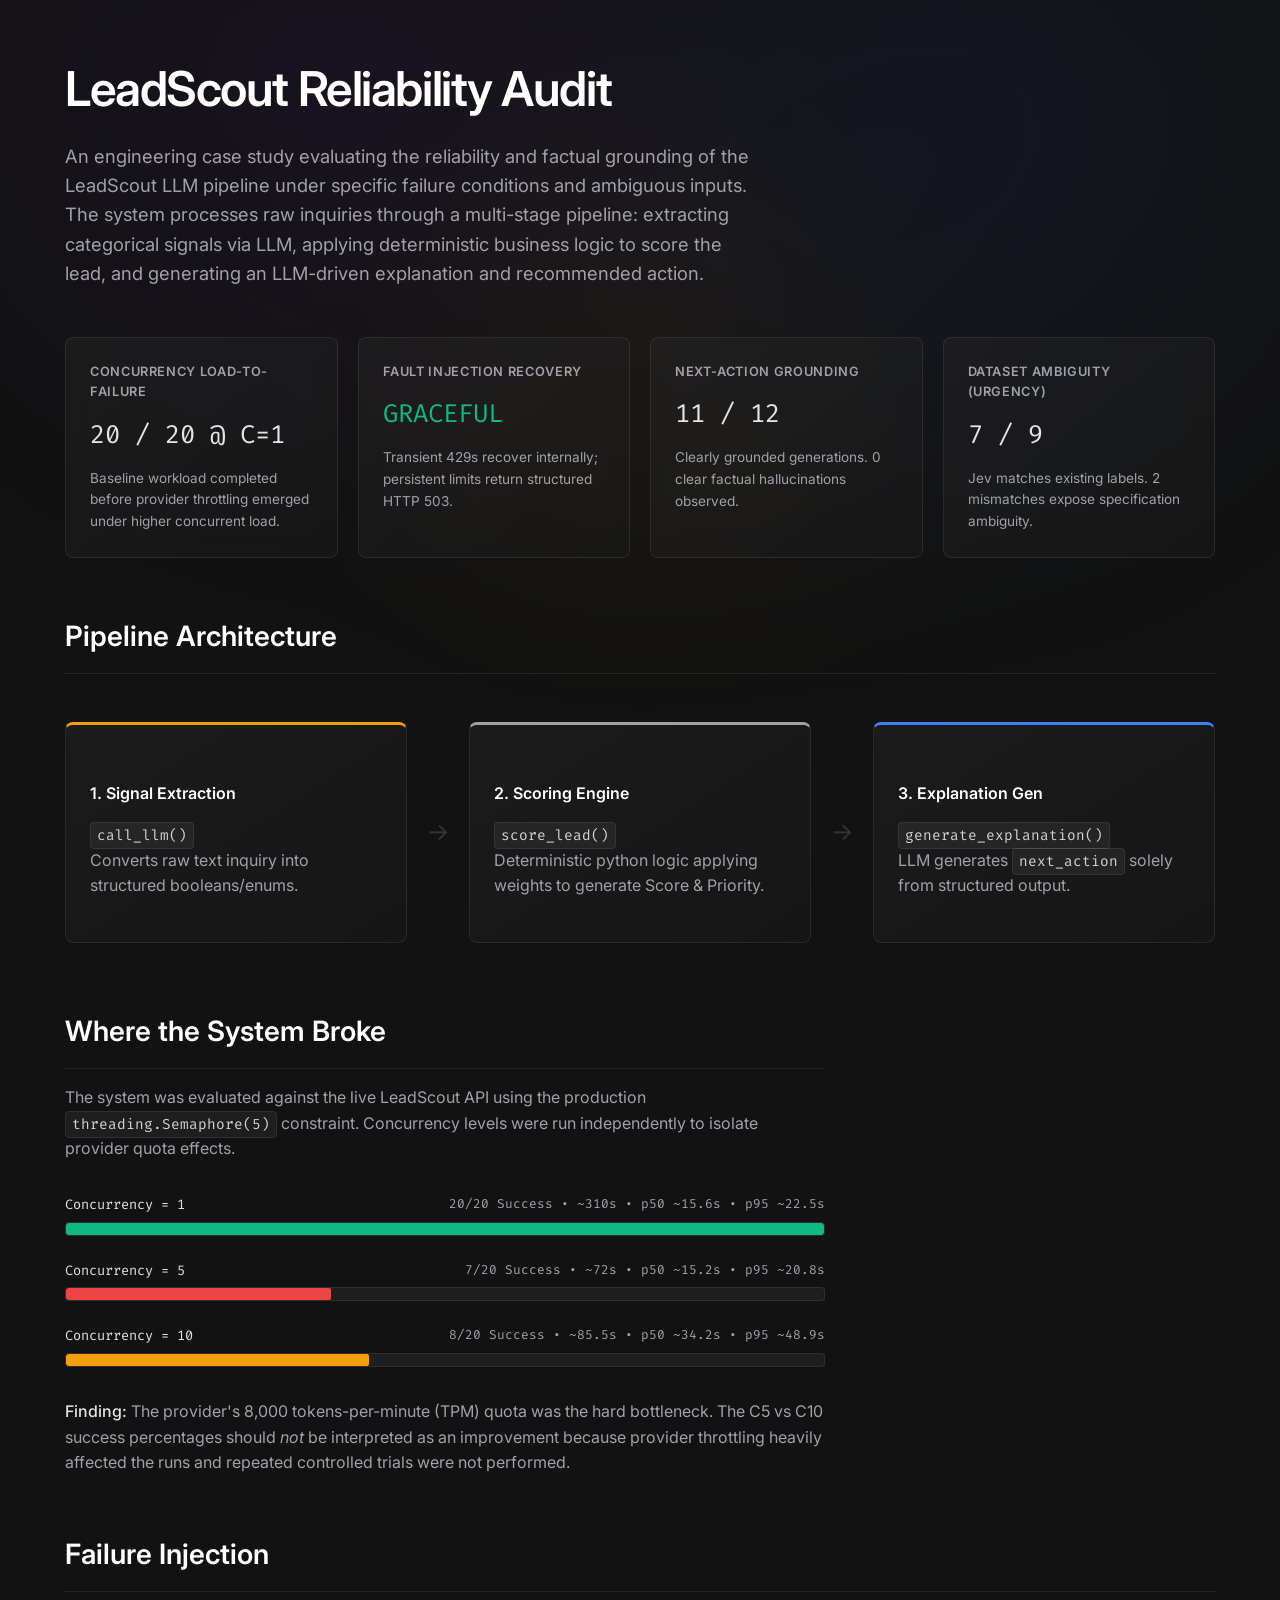
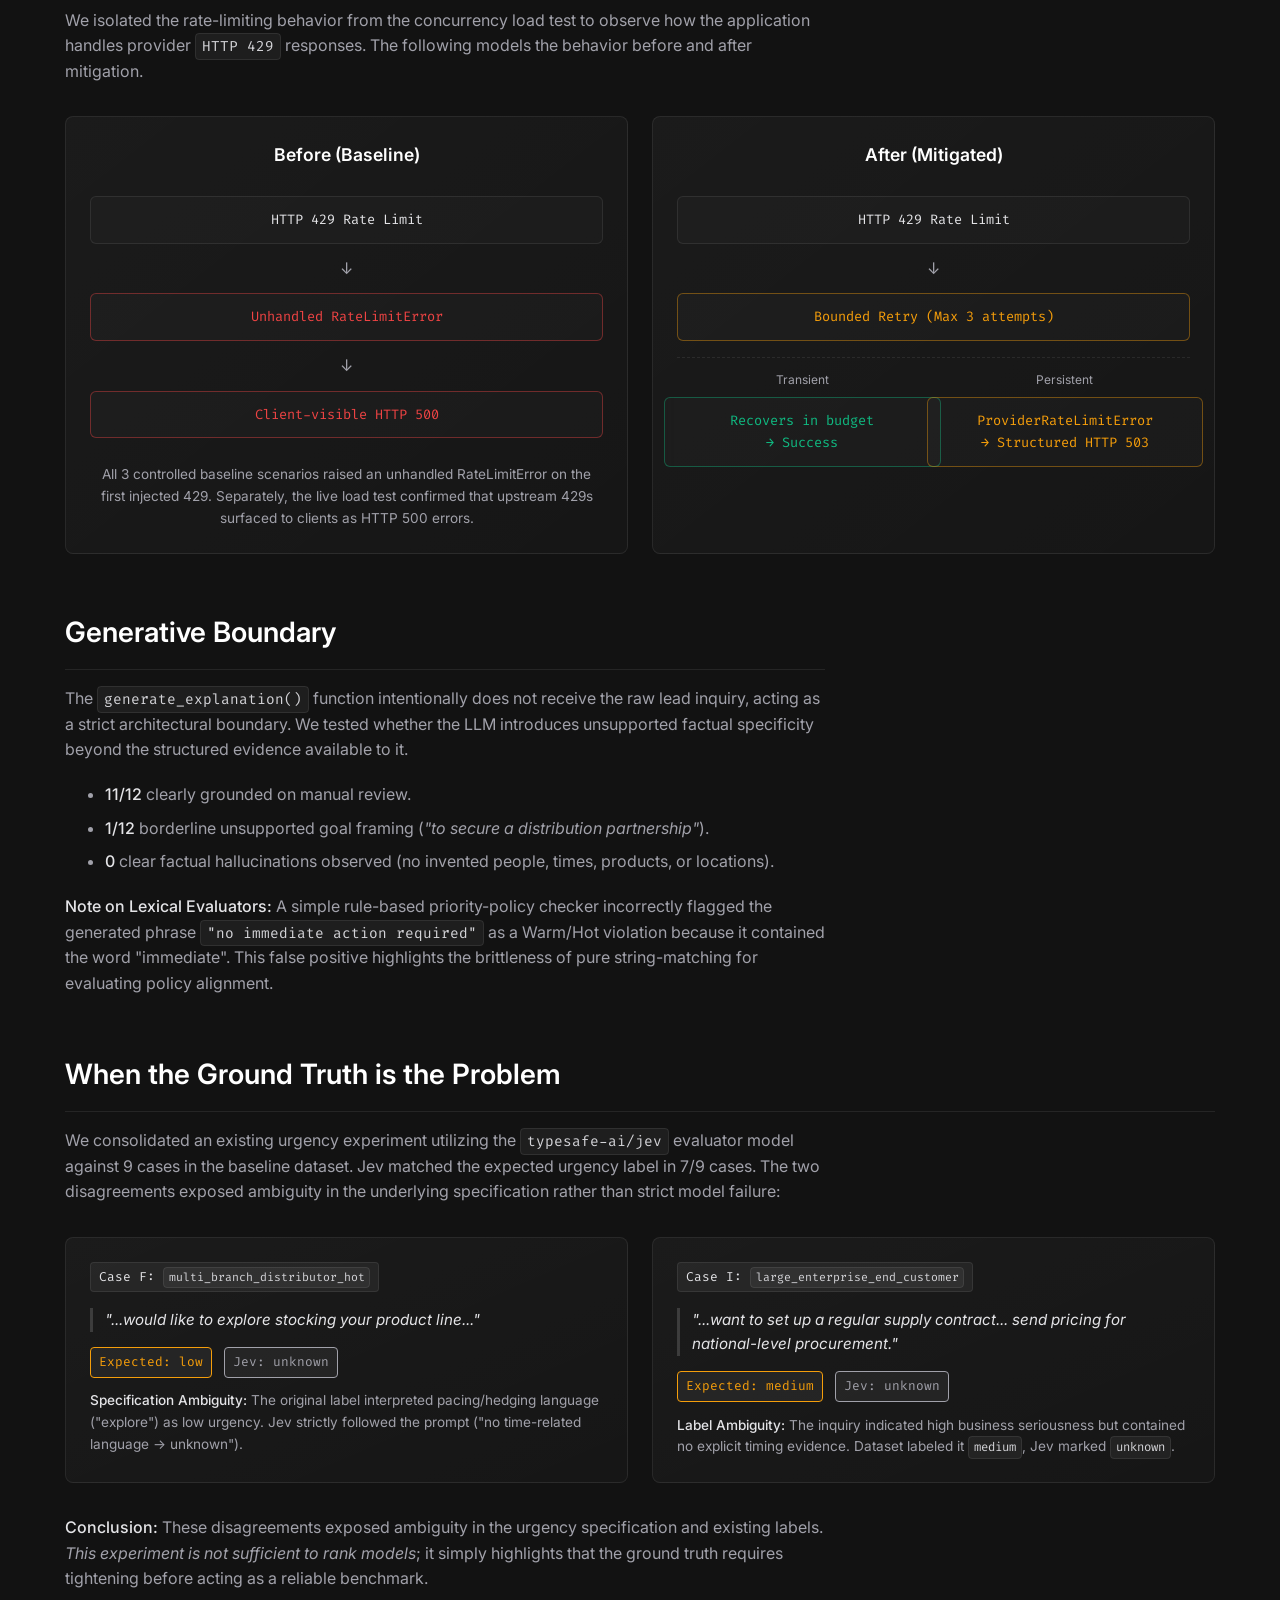
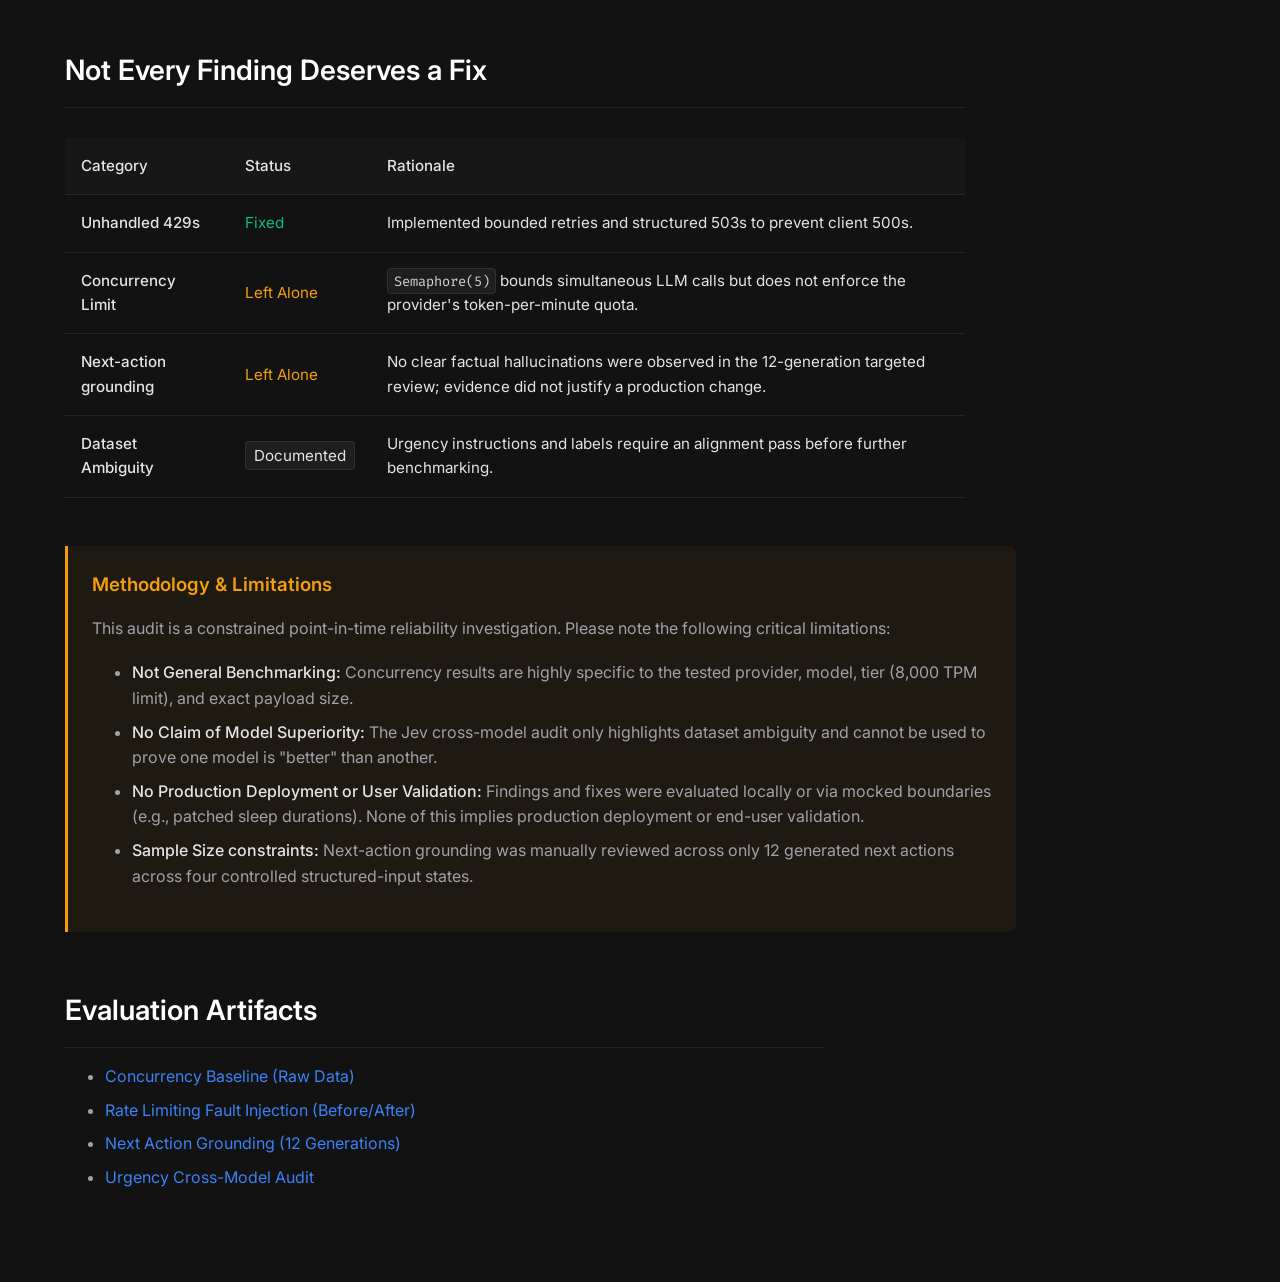
<file: docs/case-study/index.html>
<!DOCTYPE html>
<html lang="en">
<head>
    <meta charset="UTF-8">
    <meta name="viewport" content="width=device-width, initial-scale=1.0">
    <title>LeadScout Reliability Audit</title>
    <link rel="stylesheet" href="styles.css">
    <link rel="preconnect" href="https://fonts.googleapis.com">
    <link rel="preconnect" href="https://fonts.gstatic.com" crossorigin>
    <link href="https://fonts.googleapis.com/css2?family=Fira+Code:wght@400;500&family=Inter:wght@400;500;600&display=swap" rel="stylesheet">
</head>
<body>
    <div class="hero-bg"></div>
    <div class="container">
        <!-- 1. Hero -->
        <div class="prose reveal">
            <h1>LeadScout Reliability Audit</h1>
            <p class="subtitle">An engineering case study evaluating the reliability and factual grounding of the LeadScout LLM pipeline under specific failure conditions and ambiguous inputs. The system processes raw inquiries through a multi-stage pipeline: extracting categorical signals via LLM, applying deterministic business logic to score the lead, and generating an LLM-driven explanation and recommended action.</p>
        </div>

        <!-- 2. Compact evidence summary -->
        <div class="metric-grid reveal">
            <div class="glass-card metric-card">
                <h4>Concurrency Load-to-Failure</h4>
                <div class="metric-value">20 / 20 @ C=1</div>
                <p class="metric-detail">Baseline workload completed before provider throttling emerged under higher concurrent load.</p>
            </div>
            <div class="glass-card metric-card">
                <h4>Fault Injection Recovery</h4>
                <div class="metric-value"><span class="status-pass">GRACEFUL</span></div>
                <p class="metric-detail">Transient 429s recover internally; persistent limits return structured HTTP 503.</p>
            </div>
            <div class="glass-card metric-card">
                <h4>Next-Action Grounding</h4>
                <div class="metric-value">11 / 12</div>
                <p class="metric-detail">Clearly grounded generations. 0 clear factual hallucinations observed.</p>
            </div>
            <div class="glass-card metric-card">
                <h4>Dataset Ambiguity (Urgency)</h4>
                <div class="metric-value">7 / 9</div>
                <p class="metric-detail">Jev matches existing labels. 2 mismatches expose specification ambiguity.</p>
            </div>
        </div>

        <!-- 3. Visual pipeline architecture -->
        <h2 class="reveal">Pipeline Architecture</h2>
        <div class="architecture reveal">
            <div class="glass-card arch-node n1">
                <h4>1. Signal Extraction</h4>
                <p><code>call_llm()</code><br>Converts raw text inquiry into structured booleans/enums.</p>
            </div>
            <div class="arch-arrow">→</div>
            <div class="glass-card arch-node n2">
                <h4>2. Scoring Engine</h4>
                <p><code>score_lead()</code><br>Deterministic python logic applying weights to generate Score & Priority.</p>
            </div>
            <div class="arch-arrow">→</div>
            <div class="glass-card arch-node n3">
                <h4>3. Explanation Gen</h4>
                <p><code>generate_explanation()</code><br>LLM generates <code>next_action</code> solely from structured output.</p>
            </div>
        </div>

        <!-- 4. Where the system broke -->
        <div class="prose reveal">
            <h2>Where the System Broke</h2>
            <p>The system was evaluated against the live LeadScout API using the production <code>threading.Semaphore(5)</code> constraint. Concurrency levels were run independently to isolate provider quota effects.</p>
        </div>
        
        <div class="concurrency-chart reveal">
            <div class="c-row">
                <div class="c-label"><span>Concurrency = 1</span> <span class="c-stats">20/20 Success • ~310s • p50 ~15.6s • p95 ~22.5s</span></div>
                <div class="c-track"><div class="c-fill c1"></div></div>
            </div>
            <div class="c-row">
                <div class="c-label"><span>Concurrency = 5</span> <span class="c-stats">7/20 Success • ~72s • p50 ~15.2s • p95 ~20.8s</span></div>
                <div class="c-track"><div class="c-fill c5"></div></div>
            </div>
            <div class="c-row">
                <div class="c-label"><span>Concurrency = 10</span> <span class="c-stats">8/20 Success • ~85.5s • p50 ~34.2s • p95 ~48.9s</span></div>
                <div class="c-track"><div class="c-fill c10"></div></div>
            </div>
        </div>
        
        <div class="prose reveal">
            <p><strong>Finding:</strong> The provider's 8,000 tokens-per-minute (TPM) quota was the hard bottleneck. The C5 vs C10 success percentages should <em>not</em> be interpreted as an improvement because provider throttling heavily affected the runs and repeated controlled trials were not performed.</p>
        </div>

        <!-- 5. Failure injection -->
        <h2 class="reveal">Failure Injection</h2>
        <div class="prose reveal">
            <p>We isolated the rate-limiting behavior from the concurrency load test to observe how the application handles provider <code>HTTP 429</code> responses. The following models the behavior before and after mitigation.</p>
        </div>
        
        <div class="flow-grid reveal">
            <div class="glass-card flow-card">
                <h3>Before (Baseline)</h3>
                <div class="flow-step">HTTP 429 Rate Limit</div>
                <div class="flow-arrow">↓</div>
                <div class="flow-step fail-node">Unhandled RateLimitError</div>
                <div class="flow-arrow">↓</div>
                <div class="flow-step fail-node">Client-visible HTTP 500</div>
                <p class="metric-detail" style="text-align:center; margin-top:1em;">All 3 controlled baseline scenarios raised an unhandled RateLimitError on the first injected 429. Separately, the live load test confirmed that upstream 429s surfaced to clients as HTTP 500 errors.</p>
            </div>
            
            <div class="glass-card flow-card">
                <h3>After (Mitigated)</h3>
                <div class="flow-step">HTTP 429 Rate Limit</div>
                <div class="flow-arrow">↓</div>
                <div class="flow-step warn-node">Bounded Retry (Max 3 attempts)</div>
                <div class="branch">
                    <div class="branch-col">
                        <span style="font-size: 0.75rem; color: var(--text-muted); margin-bottom: 8px;">Transient</span>
                        <div class="flow-step pass-node" style="width:100%; height:100%; display:flex; align-items:center; justify-content:center; text-align:center;">Recovers in budget<br>→ Success</div>
                    </div>
                    <div class="branch-col">
                        <span style="font-size: 0.75rem; color: var(--text-muted); margin-bottom: 8px;">Persistent</span>
                        <div class="flow-step warn-node" style="width:100%; height:100%; display:flex; align-items:center; justify-content:center; text-align:center;">ProviderRateLimitError<br>→ Structured HTTP 503</div>
                    </div>
                </div>
            </div>
        </div>

        <!-- 6. Generative boundary -->
        <div class="prose reveal">
            <h2>Generative Boundary</h2>
            <p>The <code>generate_explanation()</code> function intentionally does not receive the raw lead inquiry, acting as a strict architectural boundary. We tested whether the LLM introduces unsupported factual specificity beyond the structured evidence available to it.</p>
            <ul>
                <li><strong>11/12</strong> clearly grounded on manual review.</li>
                <li><strong>1/12</strong> borderline unsupported goal framing (<em>"to secure a distribution partnership"</em>).</li>
                <li><strong>0</strong> clear factual hallucinations observed (no invented people, times, products, or locations).</li>
            </ul>
            <p><strong>Note on Lexical Evaluators:</strong> A simple rule-based priority-policy checker incorrectly flagged the generated phrase <code>"no immediate action required"</code> as a Warm/Hot violation because it contained the word "immediate". This false positive highlights the brittleness of pure string-matching for evaluating policy alignment.</p>
        </div>

        <!-- 7. When the ground truth is the problem -->
        <h2 class="reveal">When the Ground Truth is the Problem</h2>
        <div class="prose reveal">
            <p>We consolidated an existing urgency experiment utilizing the <code>typesafe-ai/jev</code> evaluator model against 9 cases in the baseline dataset. Jev matched the expected urgency label in 7/9 cases. The two disagreements exposed ambiguity in the underlying specification rather than strict model failure:</p>
        </div>
        
        <div class="jev-grid reveal">
            <div class="glass-card">
                <div class="jev-labels">
                    <span class="badge" style="color:var(--text-main);">Case F: <code>multi_branch_distributor_hot</code></span>
                </div>
                <div class="jev-quote">"...would like to explore stocking your product line..."</div>
                <div class="jev-labels" style="margin-top:1em;">
                    <span class="badge" style="border-color: var(--accent-amber); color: var(--accent-amber);">Expected: low</span>
                    <span class="badge" style="border-color: var(--text-muted); color: var(--text-muted);">Jev: unknown</span>
                </div>
                <p class="metric-detail"><strong>Specification Ambiguity:</strong> The original label interpreted pacing/hedging language ("explore") as low urgency. Jev strictly followed the prompt ("no time-related language → unknown").</p>
            </div>
            <div class="glass-card">
                <div class="jev-labels">
                    <span class="badge" style="color:var(--text-main);">Case I: <code>large_enterprise_end_customer</code></span>
                </div>
                <div class="jev-quote">"...want to set up a regular supply contract... send pricing for national-level procurement."</div>
                <div class="jev-labels" style="margin-top:1em;">
                    <span class="badge" style="border-color: var(--accent-amber); color: var(--accent-amber);">Expected: medium</span>
                    <span class="badge" style="border-color: var(--text-muted); color: var(--text-muted);">Jev: unknown</span>
                </div>
                <p class="metric-detail"><strong>Label Ambiguity:</strong> The inquiry indicated high business seriousness but contained no explicit timing evidence. Dataset labeled it <code>medium</code>, Jev marked <code>unknown</code>.</p>
            </div>
        </div>
        
        <div class="prose reveal">
            <p><strong>Conclusion:</strong> These disagreements exposed ambiguity in the urgency specification and existing labels. <em>This experiment is not sufficient to rank models</em>; it simply highlights that the ground truth requires tightening before acting as a reliable benchmark.</p>
        </div>

        <!-- 8. Not every finding deserves a fix -->
        <div class="reveal" style="max-width: 900px;">
            <h2>Not Every Finding Deserves a Fix</h2>
            <table>
                <thead>
                    <tr>
                        <th>Category</th>
                        <th>Status</th>
                        <th>Rationale</th>
                    </tr>
                </thead>
                <tbody>
                    <tr>
                        <td><strong>Unhandled 429s</strong></td>
                        <td><span class="status-pass">Fixed</span></td>
                        <td>Implemented bounded retries and structured 503s to prevent client 500s.</td>
                    </tr>
                    <tr>
                        <td><strong>Concurrency Limit</strong></td>
                        <td><span class="status-warn">Left Alone</span></td>
                        <td><code>Semaphore(5)</code> bounds simultaneous LLM calls but does not enforce the provider's token-per-minute quota.</td>
                    </tr>
                    <tr>
                        <td><strong>Next-action grounding</strong></td>
                        <td><span class="status-warn">Left Alone</span></td>
                        <td>No clear factual hallucinations were observed in the 12-generation targeted review; evidence did not justify a production change.</td>
                    </tr>
                    <tr>
                        <td><strong>Dataset Ambiguity</strong></td>
                        <td><span class="badge" style="color:var(--text-main); border: 1px solid var(--border-color);">Documented</span></td>
                        <td>Urgency instructions and labels require an alignment pass before further benchmarking.</td>
                    </tr>
                </tbody>
            </table>
        </div>

        <!-- 9. Limitations and methodology -->
        <div class="limitations-box reveal">
            <h3>Methodology & Limitations</h3>
            <p>This audit is a constrained point-in-time reliability investigation. Please note the following critical limitations:</p>
            <ul>
                <li><strong>Not General Benchmarking:</strong> Concurrency results are highly specific to the tested provider, model, tier (8,000 TPM limit), and exact payload size.</li>
                <li><strong>No Claim of Model Superiority:</strong> The Jev cross-model audit only highlights dataset ambiguity and cannot be used to prove one model is "better" than another.</li>
                <li><strong>No Production Deployment or User Validation:</strong> Findings and fixes were evaluated locally or via mocked boundaries (e.g., patched sleep durations). None of this implies production deployment or end-user validation.</li>
                <li><strong>Sample Size constraints:</strong> Next-action grounding was manually reviewed across only 12 generated next actions across four controlled structured-input states.</li>
            </ul>
        </div>

        <!-- 10. Links -->
        <div class="prose reveal">
            <h2>Evaluation Artifacts</h2>
            <ul>
                <li><a href="../../tests/evals/results/concurrency_baseline.md">Concurrency Baseline (Raw Data)</a></li>
                <li><a href="../../tests/evals/results/rate_limiting_post_mitigation.md">Rate Limiting Fault Injection (Before/After)</a></li>
                <li><a href="../../tests/evals/results/next_action_grounding_raw.md">Next Action Grounding (12 Generations)</a></li>
                <li><a href="../../tests/evals/results/urgency_cross_model_audit.md">Urgency Cross-Model Audit</a></li>
            </ul>
        </div>
    </div>
    
    <script>
        document.addEventListener('DOMContentLoaded', () => {
            const observerOptions = {
                root: null,
                rootMargin: '0px',
                threshold: 0.1
            };
            
            const observer = new IntersectionObserver((entries, observer) => {
                entries.forEach(entry => {
                    if (entry.isIntersecting) {
                        entry.target.classList.add('active');
                        observer.unobserve(entry.target);
                    }
                });
            }, observerOptions);
            
            document.querySelectorAll('.reveal').forEach(el => {
                observer.observe(el);
            });
        });
    </script>
</body>
</html>
</file>
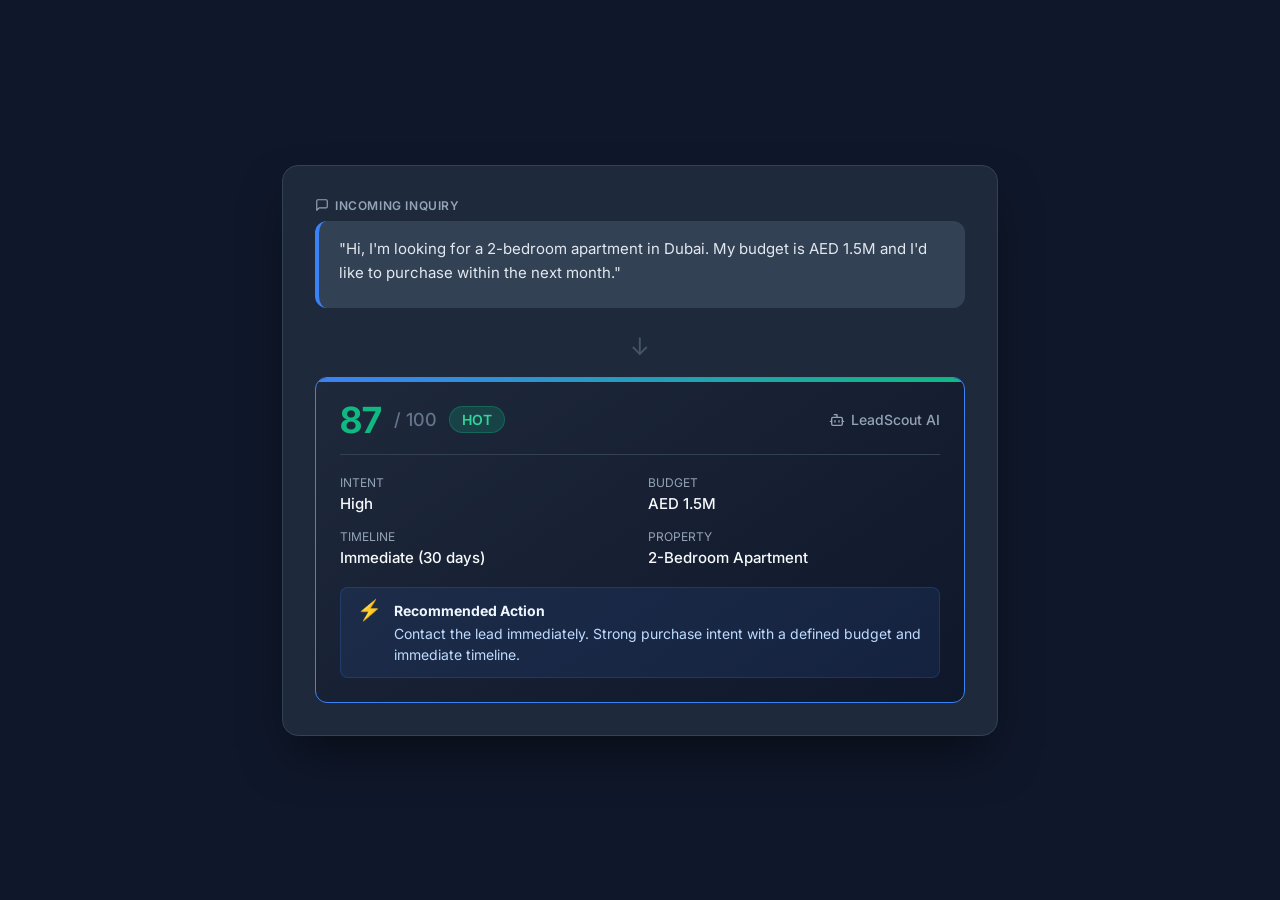
<file: docs/demo.html>
<!DOCTYPE html>
<html lang="en">
<head>
    <meta charset="UTF-8">
    <meta name="viewport" content="width=device-width, initial-scale=1.0">
    <title>LeadScout Demo</title>
    <style>
        @import url('https://fonts.googleapis.com/css2?family=Inter:wght@400;500;600;700&display=swap');
        
        body {
            font-family: 'Inter', sans-serif;
            background-color: #0f172a;
            color: #f8fafc;
            display: flex;
            justify-content: center;
            align-items: center;
            height: 100vh;
            margin: 0;
            overflow: hidden;
        }

        .container {
            background-color: #1e293b;
            border-radius: 16px;
            box-shadow: 0 25px 50px -12px rgba(0, 0, 0, 0.5);
            width: 650px;
            padding: 32px;
            border: 1px solid #334155;
            position: relative;
        }

        .input-section {
            margin-bottom: 24px;
        }

        .label {
            font-size: 12px;
            text-transform: uppercase;
            letter-spacing: 0.05em;
            color: #94a3b8;
            font-weight: 600;
            margin-bottom: 8px;
            display: flex;
            align-items: center;
            gap: 6px;
        }

        .message-box {
            background-color: #334155;
            padding: 16px 20px;
            border-radius: 12px;
            font-size: 15px;
            line-height: 1.6;
            color: #e2e8f0;
            border-left: 4px solid #3b82f6;
        }

        .arrow-down {
            text-align: center;
            color: #475569;
            font-size: 24px;
            margin: 16px 0;
            opacity: 0;
            animation: fadeIn 0.5s ease forwards 1.5s;
        }

        .output-section {
            background: linear-gradient(145deg, #1e293b, #0f172a);
            border: 1px solid #3b82f6;
            border-radius: 12px;
            padding: 24px;
            position: relative;
            overflow: hidden;
            opacity: 0;
            transform: translateY(20px);
            animation: slideUp 0.6s cubic-bezier(0.16, 1, 0.3, 1) forwards 2s;
        }

        .output-section::before {
            content: '';
            position: absolute;
            top: 0;
            left: 0;
            right: 0;
            height: 4px;
            background: linear-gradient(90deg, #3b82f6, #10b981);
        }

        .header-row {
            display: flex;
            justify-content: space-between;
            align-items: center;
            margin-bottom: 20px;
            padding-bottom: 16px;
            border-bottom: 1px solid #334155;
        }

        .score-badge {
            display: flex;
            align-items: center;
            gap: 12px;
        }

        .score-number {
            font-size: 36px;
            font-weight: 700;
            color: #10b981;
            line-height: 1;
        }

        .priority-tag {
            background-color: rgba(16, 185, 129, 0.2);
            color: #34d399;
            padding: 4px 12px;
            border-radius: 9999px;
            font-size: 14px;
            font-weight: 600;
            border: 1px solid rgba(16, 185, 129, 0.3);
        }

        .ai-label {
            display: flex;
            align-items: center;
            gap: 6px;
            color: #94a3b8;
            font-size: 14px;
            font-weight: 500;
        }

        .signals-grid {
            display: grid;
            grid-template-columns: 1fr 1fr;
            gap: 16px;
            margin-bottom: 20px;
        }

        .signal-item {
            display: flex;
            flex-direction: column;
            gap: 4px;
        }

        .signal-label {
            font-size: 12px;
            color: #94a3b8;
            text-transform: uppercase;
        }

        .signal-value {
            font-size: 15px;
            color: #f8fafc;
            font-weight: 500;
        }

        .action-box {
            background-color: rgba(59, 130, 246, 0.1);
            border: 1px solid rgba(59, 130, 246, 0.2);
            padding: 12px 16px;
            border-radius: 8px;
            display: flex;
            align-items: flex-start;
            gap: 12px;
        }

        .action-icon {
            color: #60a5fa;
            font-size: 20px;
            line-height: 1;
        }

        .action-text {
            font-size: 14px;
            color: #bfdbfe;
            line-height: 1.5;
        }

        .action-text strong {
            color: #eff6ff;
            display: block;
            margin-bottom: 2px;
        }

        @keyframes fadeIn {
            to { opacity: 1; }
        }

        @keyframes slideUp {
            to { 
                opacity: 1;
                transform: translateY(0);
            }
        }
        
        /* Typing effect for the input */
        .typing-text {
            display: inline-block;
            overflow: hidden;
            white-space: pre-wrap;
            animation: typing 1.5s steps(40, end);
        }

        @keyframes typing {
            from { max-height: 0; opacity: 0; }
            to { max-height: 100px; opacity: 1; }
        }
    </style>
</head>
<body>

    <div class="container">
        <div class="input-section">
            <div class="label">
                <svg width="14" height="14" viewBox="0 0 24 24" fill="none" stroke="currentColor" stroke-width="2" stroke-linecap="round" stroke-linejoin="round"><path d="M21 15a2 2 0 0 1-2 2H7l-4 4V5a2 2 0 0 1 2-2h14a2 2 0 0 1 2 2z"></path></svg>
                Incoming Inquiry
            </div>
            <div class="message-box">
                <div class="typing-text">"Hi, I'm looking for a 2-bedroom apartment in Dubai. My budget is AED 1.5M and I'd like to purchase within the next month."</div>
            </div>
        </div>

        <div class="arrow-down">↓</div>

        <div class="output-section">
            <div class="header-row">
                <div class="score-badge">
                    <div class="score-number">87</div>
                    <div style="font-size: 18px; color: #64748b; font-weight: 500;">/ 100</div>
                    <div class="priority-tag">HOT</div>
                </div>
                <div class="ai-label">
                    <svg width="16" height="16" viewBox="0 0 24 24" fill="none" stroke="currentColor" stroke-width="2" stroke-linecap="round" stroke-linejoin="round"><path d="M12 8V4H8"></path><rect x="4" y="8" width="16" height="12" rx="2"></rect><path d="M2 14h2"></path><path d="M20 14h2"></path><path d="M15 13v2"></path><path d="M9 13v2"></path></svg>
                    LeadScout AI
                </div>
            </div>

            <div class="signals-grid">
                <div class="signal-item">
                    <span class="signal-label">Intent</span>
                    <span class="signal-value">High</span>
                </div>
                <div class="signal-item">
                    <span class="signal-label">Budget</span>
                    <span class="signal-value">AED 1.5M</span>
                </div>
                <div class="signal-item">
                    <span class="signal-label">Timeline</span>
                    <span class="signal-value">Immediate (30 days)</span>
                </div>
                <div class="signal-item">
                    <span class="signal-label">Property</span>
                    <span class="signal-value">2-Bedroom Apartment</span>
                </div>
            </div>

            <div class="action-box">
                <div class="action-icon">⚡</div>
                <div class="action-text">
                    <strong>Recommended Action</strong>
                    Contact the lead immediately. Strong purchase intent with a defined budget and immediate timeline.
                </div>
            </div>
        </div>
    </div>

</body>
</html>
</file>
<file: docs/case-study/styles.css>
:root {
  --bg-color: #121212;
  --surface-color: rgba(30, 30, 30, 0.4);
  --surface-hover: rgba(40, 40, 40, 0.6);
  --border-color: rgba(255, 255, 255, 0.08);
  --border-highlight: rgba(255, 255, 255, 0.15);
  --text-main: #e4e4e7;
  --text-muted: #a1a1aa;
  
  --accent-blue: #3b82f6;
  --accent-red: #ef4444;
  --accent-green: #10b981;
  --accent-amber: #f59e0b;
  
  --font-sans: 'Inter', system-ui, -apple-system, BlinkMacSystemFont, "Segoe UI", Roboto, sans-serif;
  --font-mono: 'Fira Code', Consolas, Monaco, 'Courier New', Courier, monospace;
}

body {
  margin: 0;
  padding: 0;
  background-color: var(--bg-color);
  color: var(--text-main);
  font-family: var(--font-sans);
  line-height: 1.6;
  -webkit-font-smoothing: antialiased;
  overflow-x: hidden;
}

/* Hero Mesh Glow */
.hero-bg {
  position: absolute;
  top: -10%;
  left: 50%;
  transform: translateX(-50%);
  width: 120vw;
  height: 80vh;
  background: radial-gradient(circle at 30% 20%, rgba(76, 29, 149, 0.12) 0%, transparent 40%),
              radial-gradient(circle at 70% 30%, rgba(30, 58, 138, 0.15) 0%, transparent 40%),
              radial-gradient(circle at 50% 60%, rgba(245, 158, 11, 0.05) 0%, transparent 40%);
  filter: blur(80px);
  z-index: -1;
  pointer-events: none;
}

.container {
  max-width: 1150px;
  margin: 0 auto;
  padding: 60px 20px;
}

.prose {
  max-width: 760px;
  margin-bottom: 2rem;
}

h1, h2, h3, h4 {
  color: #ffffff;
  margin-top: 2em;
  margin-bottom: 0.5em;
  font-weight: 600;
}

h1 {
  font-size: 3rem;
  margin-top: 0;
  letter-spacing: -0.03em;
  line-height: 1.2;
}

.subtitle {
  font-size: 1.15rem;
  color: var(--text-muted);
  max-width: 700px;
}

h2 {
  font-size: 1.75rem;
  border-bottom: 1px solid var(--border-color);
  padding-bottom: 0.5em;
}

p, ul, ol {
  color: var(--text-muted);
  margin-bottom: 1.2em;
}

li { margin-bottom: 0.5em; }
strong { color: var(--text-main); font-weight: 500; }

code {
  font-family: var(--font-mono);
  background-color: rgba(255,255,255,0.05);
  padding: 0.2em 0.4em;
  border-radius: 4px;
  font-size: 0.9em;
  color: #d4d4d8;
  border: 1px solid var(--border-color);
}

/* Glass Cards */
.glass-card {
  background: var(--surface-color);
  backdrop-filter: blur(12px);
  -webkit-backdrop-filter: blur(12px);
  border: 1px solid var(--border-color);
  border-radius: 8px;
  padding: 24px;
  transition: transform 0.2s ease, box-shadow 0.2s ease, border-color 0.2s ease;
  background-image: linear-gradient(to bottom right, rgba(255,255,255,0.02), transparent);
}

.glass-card:hover {
  transform: translateY(-2px);
  border-color: var(--border-highlight);
  box-shadow: 0 8px 24px rgba(0,0,0,0.2);
}

/* Metric Grid */
.metric-grid {
  display: grid;
  grid-template-columns: repeat(auto-fit, minmax(240px, 1fr));
  gap: 20px;
  margin: 3em 0;
}

.metric-card h4 {
  margin-top: 0;
  font-size: 0.8rem;
  color: var(--text-muted);
  text-transform: uppercase;
  letter-spacing: 0.05em;
}

.metric-value {
  font-family: var(--font-mono);
  font-size: 1.6rem;
  color: var(--text-main);
  margin: 12px 0;
}

.metric-detail {
  font-size: 0.85rem;
  color: var(--text-muted);
  margin: 0;
}

/* Architecture Pipeline */
.architecture {
  display: flex;
  gap: 20px;
  align-items: center;
  margin: 3em 0;
  overflow-x: auto;
  padding-bottom: 10px;
}

.arch-node {
  flex: 1;
  min-width: 220px;
  position: relative;
  border-top: 3px solid;
}

.arch-node.n1 { border-top-color: var(--accent-amber); animation: pulse-border 4s infinite 0s; }
.arch-node.n2 { border-top-color: var(--text-muted); animation: pulse-border 4s infinite 1.33s; }
.arch-node.n3 { border-top-color: var(--accent-blue); animation: pulse-border 4s infinite 2.66s; }

.arch-arrow {
  color: var(--border-highlight);
  font-size: 1.5rem;
  flex-shrink: 0;
  display: flex;
  align-items: center;
}

/* Concurrency Bars */
.concurrency-chart {
  margin: 2em 0;
  max-width: 760px;
}

.c-row {
  margin-bottom: 1.5em;
}

.c-label {
  display: flex;
  justify-content: space-between;
  margin-bottom: 6px;
  font-family: var(--font-mono);
  font-size: 0.85rem;
  color: var(--text-main);
}

.c-stats {
  color: var(--text-muted);
  font-size: 0.8rem;
}

.c-track {
  background: rgba(255,255,255,0.05);
  border-radius: 4px;
  height: 12px;
  overflow: hidden;
  border: 1px solid var(--border-color);
}

.c-fill {
  height: 100%;
  background: var(--accent-blue);
  border-radius: 2px;
  transform-origin: left;
}

.c-fill.c1 { background: var(--accent-green); width: 100%; }
.c-fill.c5 { background: var(--accent-red); width: 35%; }
.c-fill.c10 { background: var(--accent-amber); width: 40%; }

/* Before/After Flow */
.flow-grid {
  display: grid;
  grid-template-columns: 1fr 1fr;
  gap: 24px;
  margin: 2em 0;
}

.flow-card {
  display: flex;
  flex-direction: column;
}

.flow-card h3 {
  margin-top: 0;
  font-size: 1.1rem;
  text-align: center;
  margin-bottom: 1.5em;
}

.flow-step {
  padding: 12px;
  text-align: center;
  border: 1px solid var(--border-color);
  border-radius: 6px;
  background: rgba(255,255,255,0.02);
  margin-bottom: 12px;
  font-family: var(--font-mono);
  font-size: 0.85rem;
}

.flow-arrow {
  text-align: center;
  color: var(--text-muted);
  margin-bottom: 12px;
}

.fail-node { border-color: rgba(239, 68, 68, 0.4); color: var(--accent-red); }
.warn-node { border-color: rgba(245, 158, 11, 0.4); color: var(--accent-amber); }
.pass-node { border-color: rgba(16, 185, 129, 0.4); color: var(--accent-green); }

.branch {
  display: grid;
  grid-template-columns: 1fr 1fr;
  gap: 12px;
  border-top: 1px dashed var(--border-color);
  padding-top: 12px;
  margin-top: 4px;
}
.branch-col { display: flex; flex-direction: column; align-items: center; }

/* Jev Cards */
.jev-grid {
  display: grid;
  grid-template-columns: 1fr 1fr;
  gap: 24px;
  margin: 2em 0;
}

.jev-quote {
  font-style: italic;
  color: var(--text-main);
  border-left: 3px solid var(--border-highlight);
  padding-left: 12px;
  margin: 1em 0;
  font-size: 0.95rem;
}

.jev-labels {
  display: flex;
  gap: 12px;
  margin-bottom: 1em;
  font-family: var(--font-mono);
  font-size: 0.8rem;
}

.badge {
  padding: 4px 8px;
  border-radius: 4px;
  border: 1px solid var(--border-color);
  background: rgba(255,255,255,0.05);
}

table {
  width: 100%;
  border-collapse: collapse;
  margin: 2em 0;
  font-size: 0.95rem;
}
th, td { padding: 16px; border-bottom: 1px solid var(--border-color); text-align: left; }
th { background: rgba(255,255,255,0.02); color: var(--text-main); font-weight: 500; }

.status-pass { color: var(--accent-green); }
.status-warn { color: var(--accent-amber); }

.limitations-box {
  background: rgba(245, 158, 11, 0.05);
  border-left: 3px solid var(--accent-amber);
  padding: 24px;
  margin: 3em 0;
  border-radius: 0 8px 8px 0;
  max-width: 900px;
}

.limitations-box h3 { margin-top: 0; color: var(--accent-amber); }

a { color: var(--accent-blue); text-decoration: none; transition: color 0.2s; }
a:hover { color: #60a5fa; text-decoration: underline; }

/* Scroll Reveal */
.reveal {
  opacity: 0;
  transform: translateY(15px);
  transition: opacity 0.6s cubic-bezier(0.16, 1, 0.3, 1), transform 0.6s cubic-bezier(0.16, 1, 0.3, 1);
}
.reveal.active {
  opacity: 1;
  transform: translateY(0);
}

@media (prefers-reduced-motion: reduce) {
  .reveal { opacity: 1; transform: none; transition: none; }
  .arch-node { animation: none !important; }
}

@keyframes pulse-border {
  0% { box-shadow: 0 0 0 0 rgba(255,255,255,0); }
  30% { box-shadow: 0 -2px 15px -5px currentColor; }
  100% { box-shadow: 0 0 0 0 rgba(255,255,255,0); }
}

@media (max-width: 768px) {
  .architecture, .flow-grid, .jev-grid { grid-template-columns: 1fr; flex-direction: column; }
  .arch-arrow { transform: rotate(90deg); margin: 10px 0; }
  .branch { grid-template-columns: 1fr; }
}
</file>
